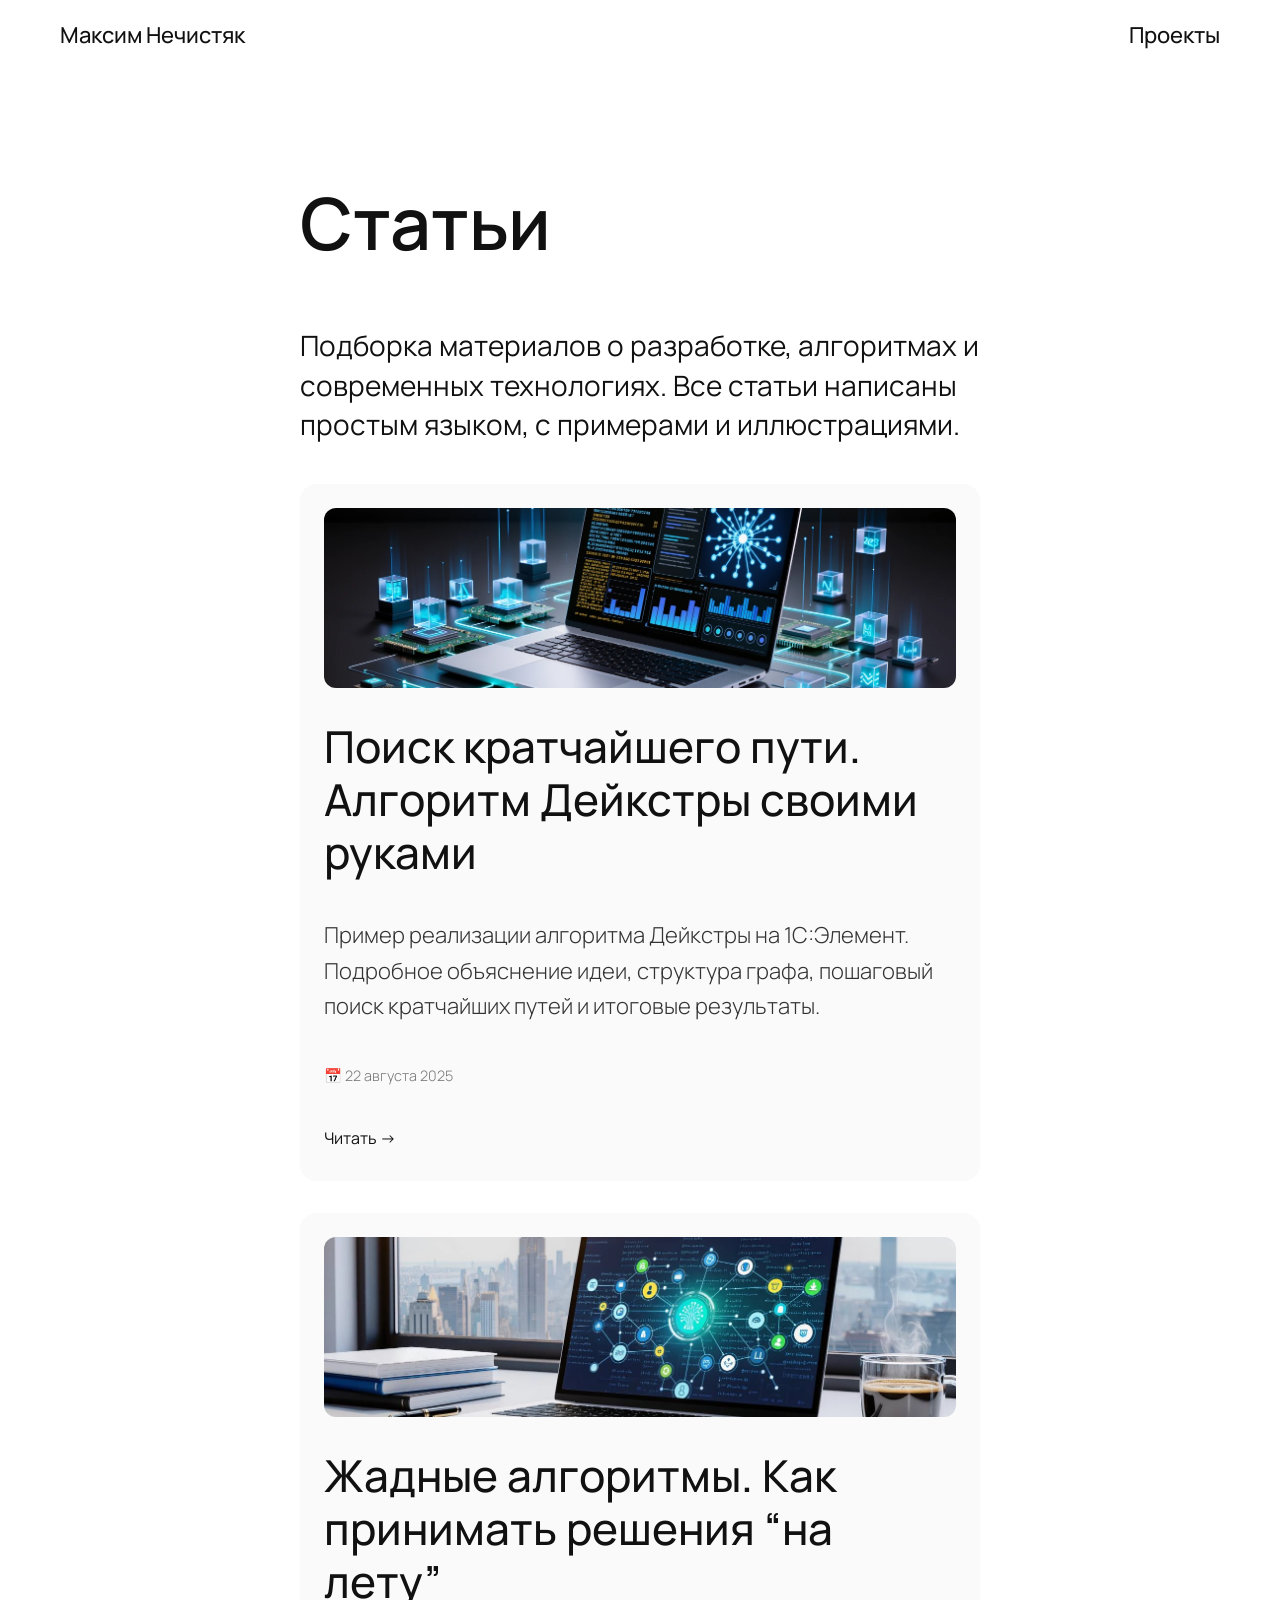
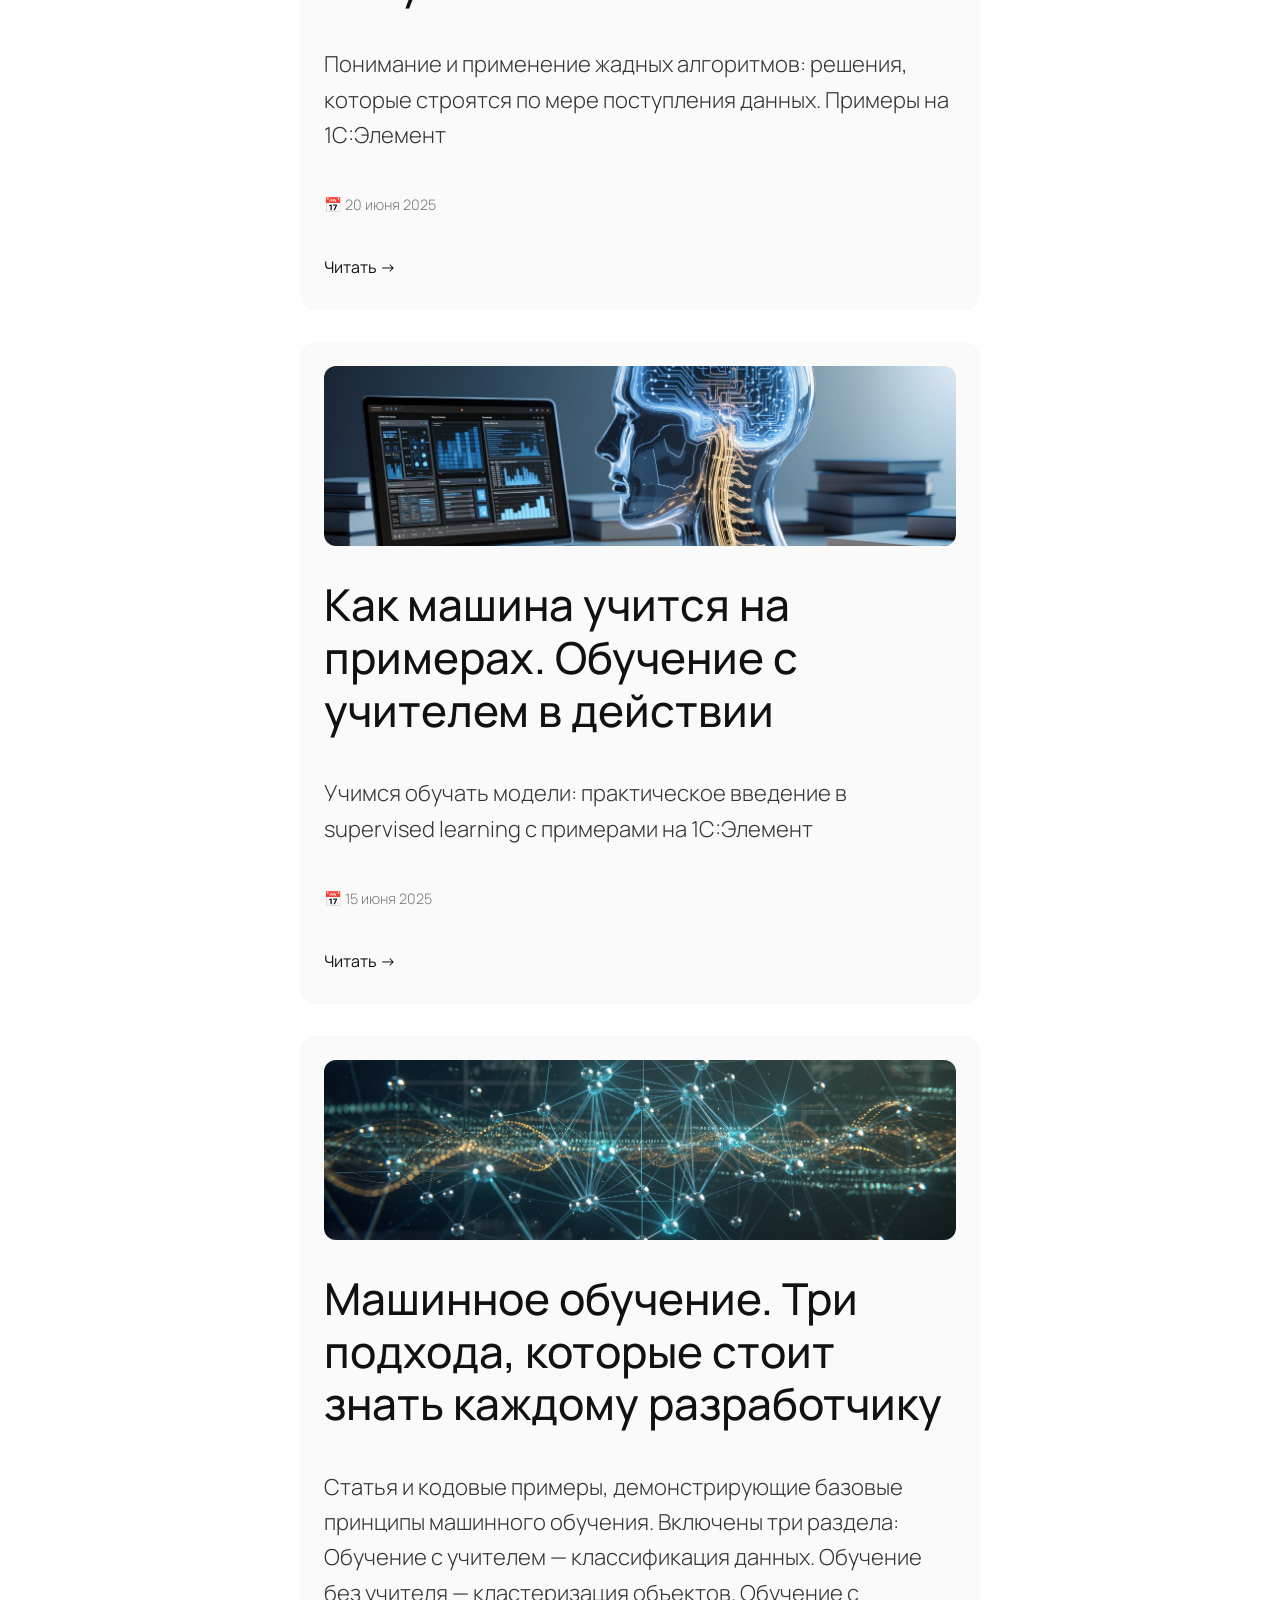
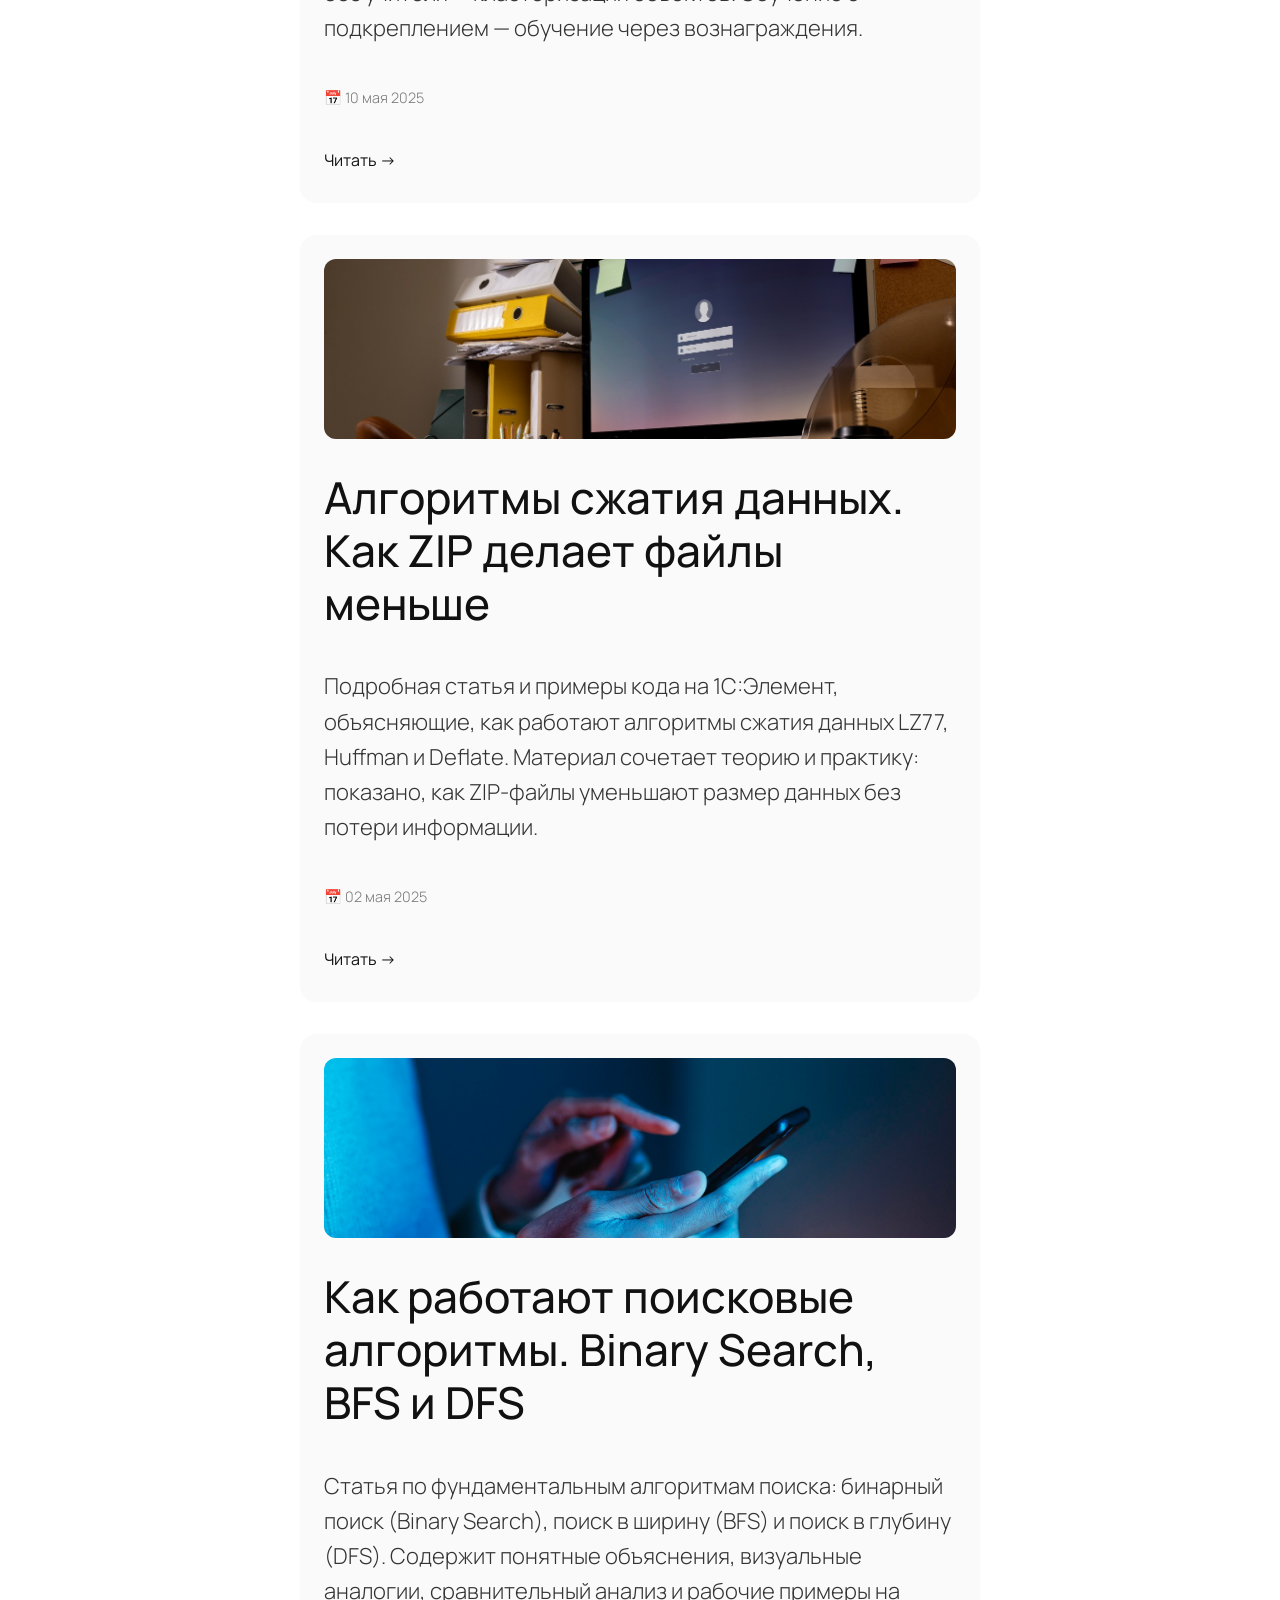
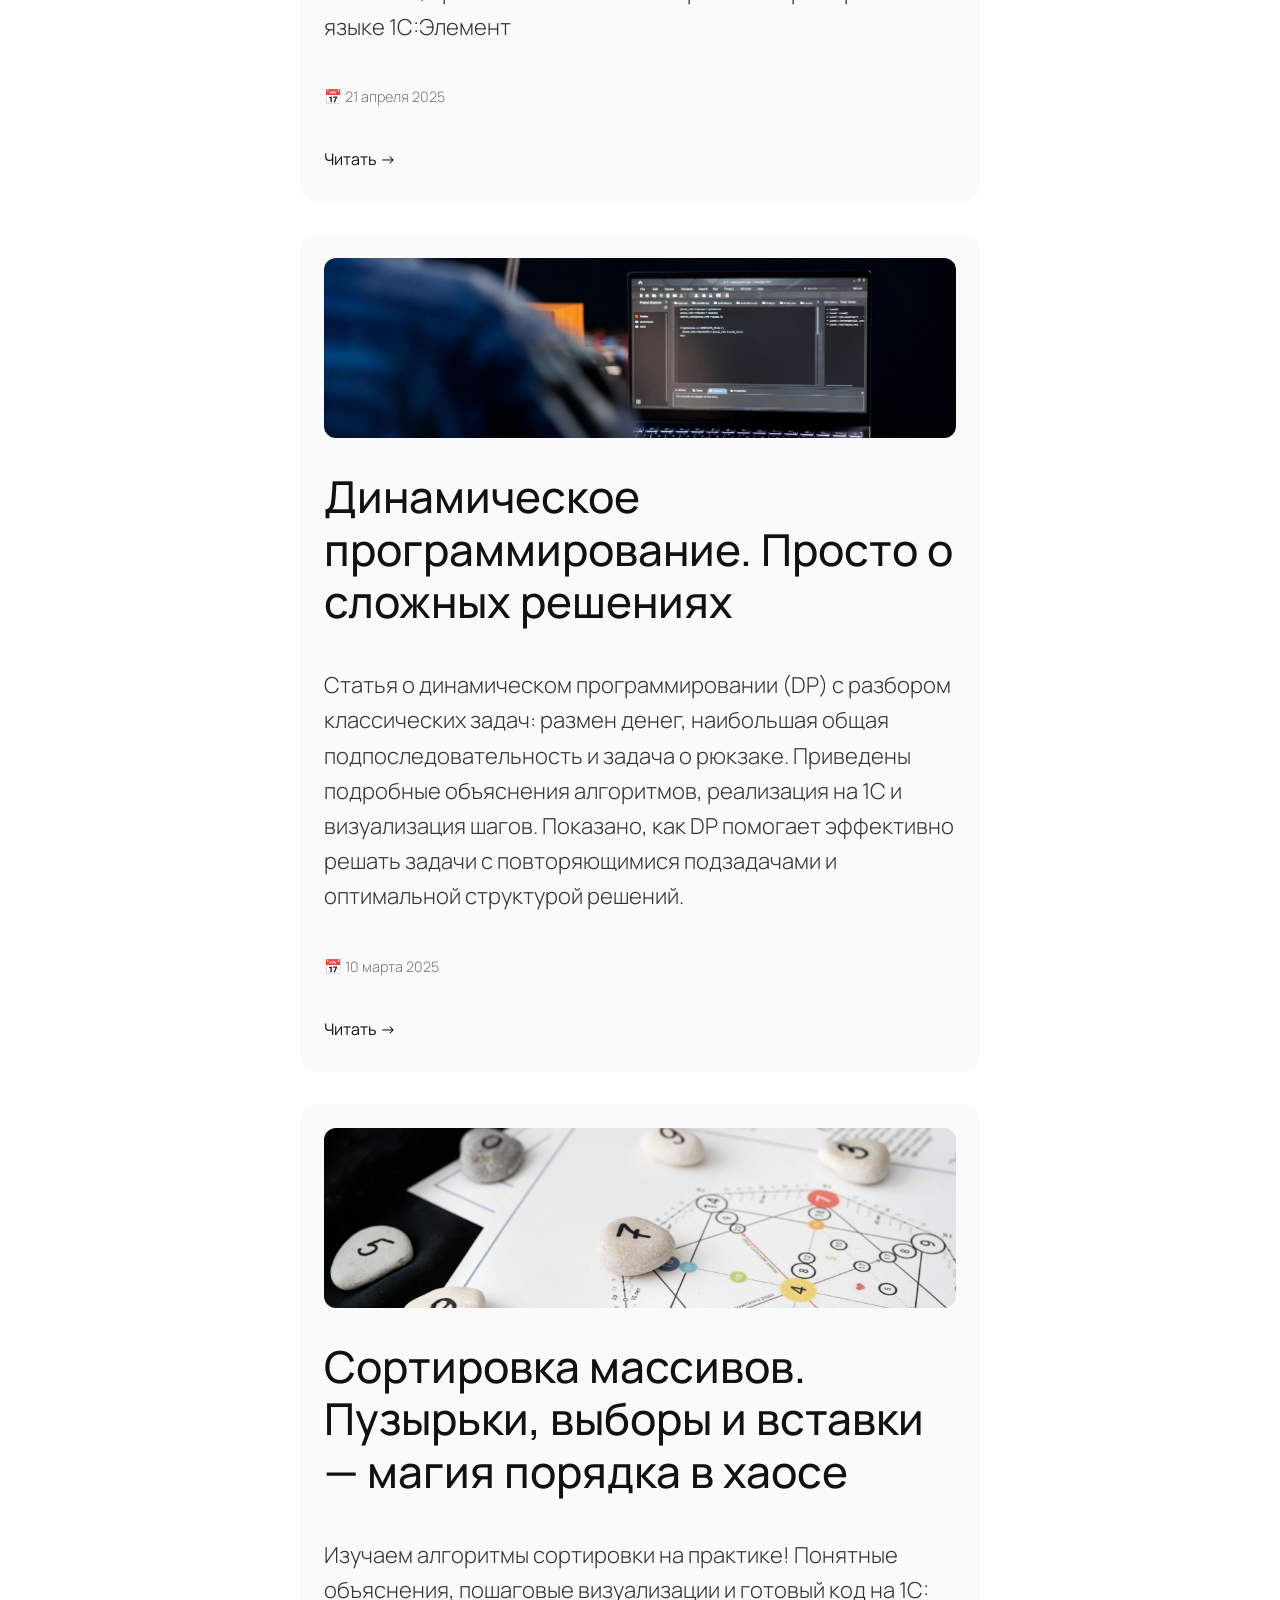
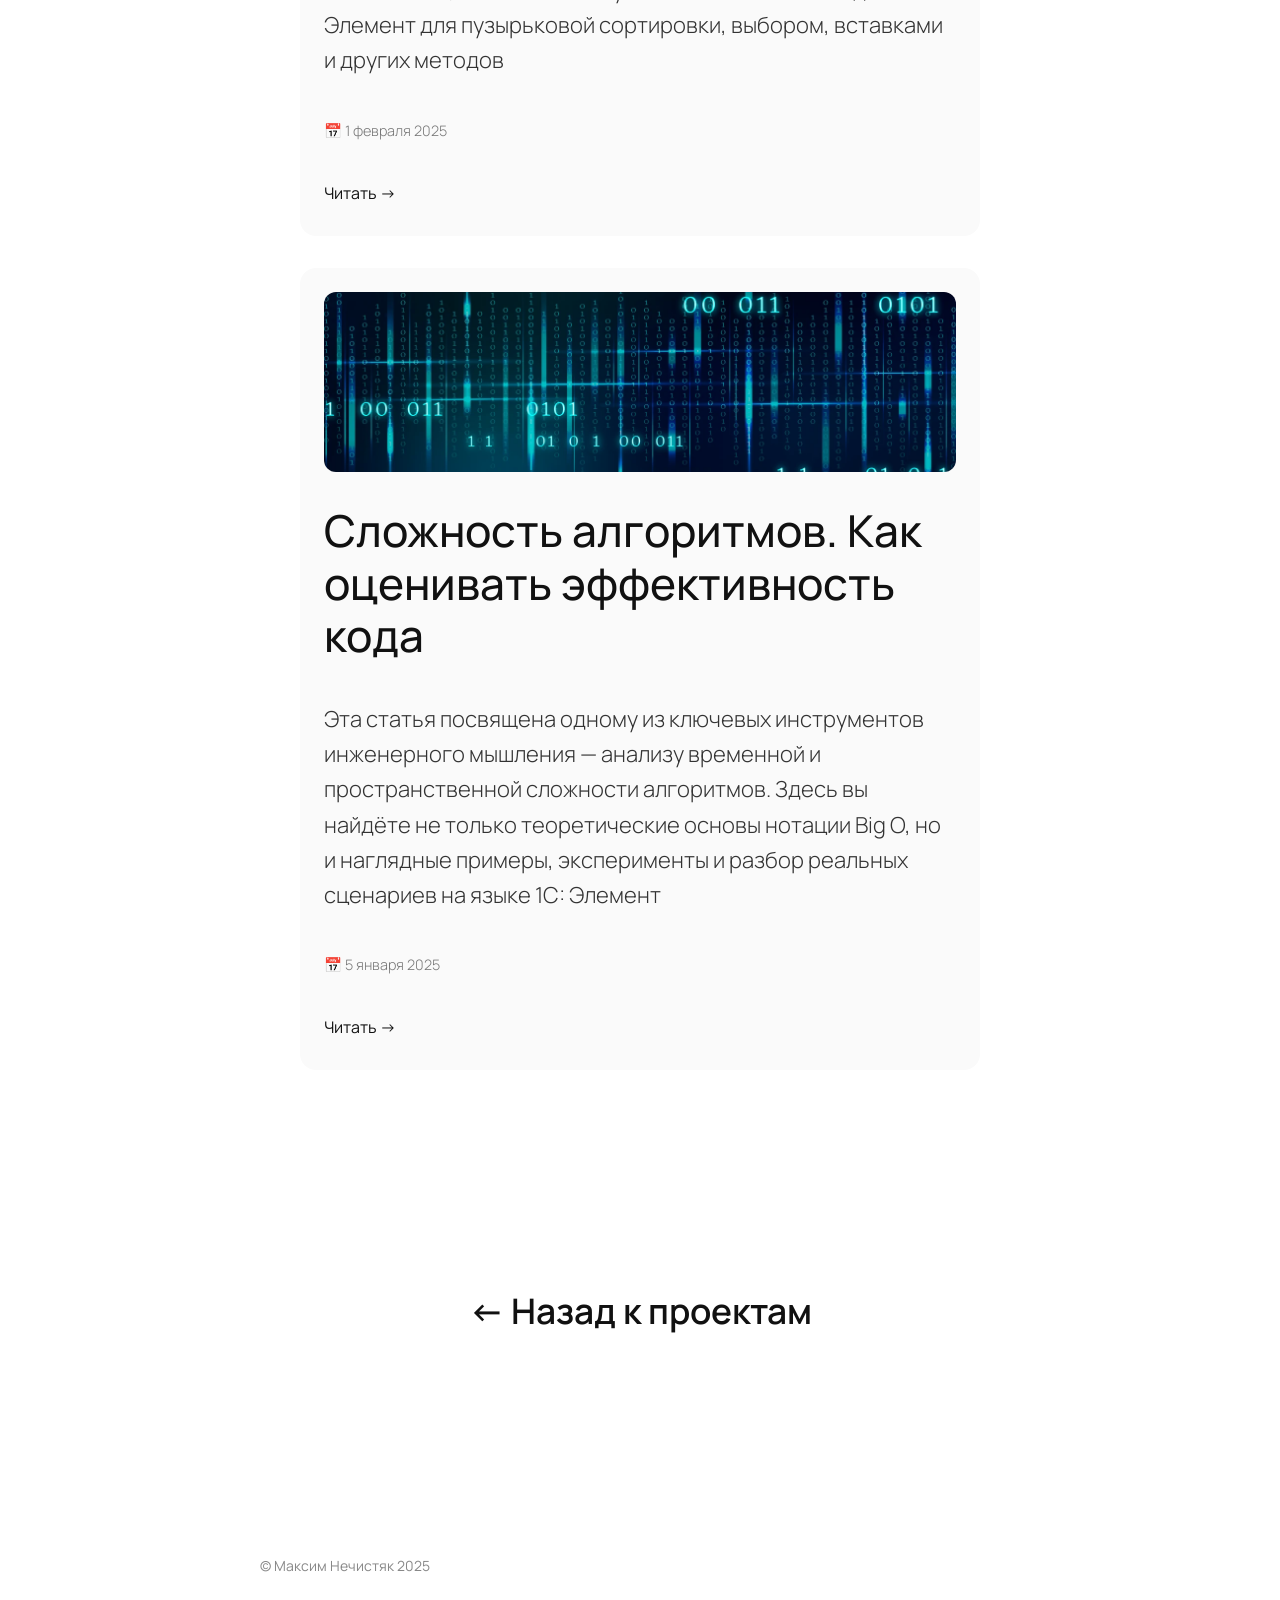
<file: articles.html>
<!DOCTYPE html>
<html lang="ru">
<head>
  <meta charset="UTF-8">
  <meta http-equiv="X-UA-Compatible" content="IE=edge, chrome=1">
  <meta name="viewport" content="width=device-width, initial-scale=1">

  <title>Статьи — Максим Нечистяк</title>
  <link rel="preconnect" href="https://fonts.googleapis.com">
  <link rel="preconnect" href="https://fonts.gstatic.com" crossorigin>
  <link href="https://fonts.googleapis.com/css2?family=Manrope:wght@400;500;600;700&display=swap" rel="stylesheet">

  <!-- Meta -->
  <meta name="title" content="Статьи Максима Нечистяка">
  <meta name="author" content="Максим Нечистяк">
  <meta name="description" content="Подборка статей о разработке, алгоритмах и технологиях.">
  <meta name="keywords" content="статьи, алгоритмы, программирование, образование, разработки">

  <!-- Open Graph -->
  <meta property="og:title" content="Статьи Максима Нечистяка">
  <meta property="og:description" content="Современные статьи о разработке, алгоритмах и технологиях.">
  <meta property="og:type" content="website">
  <meta property="og:image" content="assets/img/articles/cover.webp">
  <meta property="og:url" content="https://example.com/articles">
  <meta property="og:locale" content="ru_RU">

  <!-- Styles -->
  <link rel="stylesheet" href="assets/css/project.css">
  <link rel="stylesheet" href="assets/css/articles.css">
</head>

<body>
  <!-- Header -->
  <header class="header slide">
    <a href="index.html" class="logo">Максим Нечистяк</a>
    <nav>
      <a href="index.html">Проекты</a>
    </nav>
  </header>

  <!-- Articles Page -->
  <main class="work-page slide delay01">
    <div class="work-page-content">
      <h1>Статьи</h1>
      <h3 class="text">
        Подборка материалов о разработке, алгоритмах и современных технологиях.
        Все статьи написаны простым языком, с примерами и иллюстрациями.
      </h3>

      <section class="articles-list">
        <!-- Article 9 -->
        <article class="article-card">
          <img src="assets/img/articles/dijkstra-algorithm.webp" alt="Обложка статьи об алгоритмах">
          <div class="article-content">
            <h2>Поиск кратчайшего пути. Алгоритм Дейкстры своими руками</h2>
            <p>Пример реализации алгоритма Дейкстры на 1С:Элемент. Подробное объяснение идеи, структура графа, пошаговый поиск кратчайших путей и итоговые результаты.</p>
            <p class="article-meta">📅 22 августа 2025</p>
            <a href="https://github.com/nechistyakmaxim/dijkstra-algorithm" class="article-link">Читать →</a>
          </div>
        </article>
        <!-- Article 8 -->
        <article class="article-card">
          <img src="assets/img/articles/greedy-algorithms.webp" alt="Обложка статьи об алгоритмах">
          <div class="article-content">
            <h2>Жадные алгоритмы. Как принимать решения “на лету”</h2>
            <p>Понимание и применение жадных алгоритмов: решения, которые строятся по мере поступления данных. Примеры на 1С:Элемент</p>
            <p class="article-meta">📅 20 июня 2025</p>
            <a href="https://github.com/nechistyakmaxim/greedy-algorithms" class="article-link">Читать →</a>
          </div>
        </article>
        <!-- Article 7 -->
        <article class="article-card">
          <img src="assets/img/articles/machine-learning-supervised.jpg" alt="Обложка статьи об алгоритмах">
          <div class="article-content">
            <h2>Как машина учится на примерах. Обучение с учителем в действии</h2>
            <p>Учимся обучать модели: практическое введение в supervised learning с примерами на 1С:Элемент</p>
            <p class="article-meta">📅 15 июня 2025</p>
            <a href="https://github.com/nechistyakmaxim/machine-learning-supervised-basics" class="article-link">Читать →</a>
          </div>
        </article>
        <!-- Article 6 -->
        <article class="article-card">
          <img src="assets/img/articles/machine-learning.jpg" alt="Обложка статьи об алгоритмах">
          <div class="article-content">
            <h2>Машинное обучение. Три подхода, которые стоит знать каждому разработчику</h2>
            <p>Статья и кодовые примеры, демонстрирующие базовые принципы машинного обучения. Включены три раздела: Обучение с учителем — классификация данных. Обучение без учителя — кластеризация объектов. Обучение с подкреплением — обучение через вознаграждения.</p>
            <p class="article-meta">📅 10 мая 2025</p>
            <a href="https://github.com/nechistyakmaxim/machine-learning" class="article-link">Читать →</a>
          </div>
        </article>
        <!-- Article 5 -->
        <article class="article-card">
          <img src="assets/img/articles/compression.jpg" alt="Обложка статьи об алгоритмах">
          <div class="article-content">
            <h2>Алгоритмы сжатия данных. Как ZIP делает файлы меньше</h2>
            <p>Подробная статья и примеры кода на 1С:Элемент, объясняющие, как работают алгоритмы сжатия данных LZ77, Huffman и Deflate. Материал сочетает теорию и практику: показано, как ZIP-файлы уменьшают размер данных без потери информации.</p>
            <p class="article-meta">📅 02 мая 2025</p>
            <a href="https://github.com/nechistyakmaxim/data-compression-deflate-explained" class="article-link">Читать →</a>
          </div>
        </article>
        <!-- Article 4 -->
        <article class="article-card">
          <img src="assets/img/articles/search_algorithm.jpg" alt="Обложка статьи об алгоритмах">
          <div class="article-content">
            <h2>Как работают поисковые алгоритмы. Binary Search, BFS и DFS</h2>
            <p>Статья по фундаментальным алгоритмам поиска: бинарный поиск (Binary Search), поиск в ширину (BFS) и поиск в глубину (DFS). Содержит понятные объяснения, визуальные аналогии, сравнительный анализ и рабочие примеры на языке 1С:Элемент</p>
            <p class="article-meta">📅 21 апреля 2025</p>
            <a href="https://github.com/nechistyakmaxim/search-algorithms-explained" class="article-link">Читать →</a>
          </div>
        </article>
        <!-- Article 3 -->
        <article class="article-card">
          <img src="assets/img/articles/programming.webp" alt="Обложка статьи об алгоритмах">
          <div class="article-content">
            <h2>Динамическое программирование. Просто о сложных решениях</h2>
            <p>Статья о динамическом программировании (DP) с разбором классических задач: размен денег, наибольшая общая подпоследовательность и задача о рюкзаке. Приведены подробные объяснения алгоритмов, реализация на 1С и визуализация шагов. Показано, как DP помогает эффективно решать задачи с повторяющимися подзадачами и оптимальной структурой решений.</p>
            <p class="article-meta">📅 10 марта 2025</p>
            <a href="https://github.com/nechistyakmaxim/dynamic-programming" class="article-link">Читать →</a>
          </div>
        </article>
        <!-- Article 2 -->
        <article class="article-card">
          <img src="assets/img/articles/array-sort.webp" alt="Обложка статьи об алгоритмах">
          <div class="article-content">
            <h2>Сортировка массивов. Пузырьки, выборы и вставки — магия порядка в хаосе</h2>
            <p>Изучаем алгоритмы сортировки на практике! Понятные объяснения, пошаговые визуализации и готовый код на 1С: Элемент для пузырьковой сортировки, выбором, вставками и других методов</p>
            <p class="article-meta">📅 1 февраля 2025</p>
            <a href="https://github.com/nechistyakmaxim/Array-Sorting-Algorithms" class="article-link">Читать →</a>
          </div>
        </article>
        <!-- Article 1 -->
        <article class="article-card">
          <img src="assets/img/articles/algorithm-complexity.webp" alt="Обложка статьи об алгоритмах">
          <div class="article-content">
            <h2>Сложность алгоритмов. Как оценивать эффективность кода</h2>
            <p>Эта статья посвящена одному из ключевых инструментов инженерного мышления — анализу временной и пространственной сложности алгоритмов. Здесь вы найдёте не только теоретические основы нотации Big O, но и наглядные примеры, эксперименты и разбор реальных сценариев на языке 1С: Элемент</p>
            <p class="article-meta">📅 5 января 2025</p>
            <a href="https://github.com/nechistyakmaxim/algorithm-complexity-article-resources" class="article-link">Читать →</a>
          </div>
        </article>
      </section>
    </div>

    <div class="back-to-projects">
      <a href="index.html">← Назад к проектам</a>
    </div>
  </main>

  <footer class="slide delay02">© Максим Нечистяк 2025</footer>
</body>
</html>
</file>
<file: assets/css/project.css>
html, body, div, span, applet, object, iframe,
h1, h2, h3, h4, h5, h6, p, blockquote, pre,
a, abbr, acronym, address, big, cite, code,
del, dfn, em, img, ins, kbd, q, s, samp,
small, strike, strong, sub, sup, tt, var,
b, u, i, center,
dl, dt, dd, ol, ul, li,
fieldset, form, label, legend,
table, caption, tbody, tfoot, thead, tr, th, td,
article, aside, canvas, details, embed,
figure, figcaption, footer, header, hgroup,
menu, nav, output, ruby, section, summary,
time, mark, audio, video {
	margin: 0;
	padding: 0;
	border: 0;
	font-size: 100%;
	font-size: 16px; /* Base font size */
    font-family: 'Manrope', sans-serif;
}

a {
	cursor: pointer;
	text-decoration: none;
}

/* ------ Media ------ */
img {
	/*
    max-width: 100%;
    max-height: 100%;
	*/
	pointer-events: none !important;
	display: block;
	max-width: 100%;
	height: auto;
}
video {
	display: block;
	max-width: 100%;
	height: auto;
}
/* ------------ Animations ----------- */
.slide {
	-webkit-animation:slide .6s cubic-bezier(0.2, 0.6, 0.2, 1);
	-moz-animation:slide .6s cubic-bezier(0.2, 0.6, 0.2, 1);
	animation:slide .6s cubic-bezier(0.2, 0.6, 0.2, 1);
	-webkit-animation-fill-mode:backwards;
	-moz-animation-fill-mode:backwards;
	animation-fill-mode:backwards;
}
/* ------ Delays ------ */
.delay01 { -webkit-animation-delay: .4s; animation-delay: .4s;}
.delay02 { -webkit-animation-delay: .8s; animation-delay: .8s;}
.delay03 { -webkit-animation-delay: .9s; animation-delay: .9s;}

@-webkit-keyframes slide {
	0% {
    opacity: 0;
    -webkit-transform: translateY(10vh);
  }
	100% {
    opacity: 1;
    -webkit-transform: translateY(0%);
  }	
}

@keyframes slide {
	0% {
    opacity: 0;
    -webkit-transform: translateY(10vh);
  }
	100% {
    opacity: 1;
    -webkit-transform: translateY(0%);
  }	
}


/* ------------ Header ------------ */

.header {
    width: 100%;
    display: flex;
    justify-content: space-between;
    align-items: center;
    position: fixed;
    top: 0;
    z-index: 1000;
	box-sizing: border-box;

	max-width: 1200px;
	left:0;
    right:0;
    margin-left:auto;
    margin-right:auto;
	
	padding: 20px;
    background: rgba(255, 255, 255, 0.8); /* светлый полупрозрачный фон */
    border-radius: 8px; /* слегка скругленные углы (по желанию) */
}
.logo,
.header a {
	font-family: 'Manrope', sans-serif;
	color: #111111;
	font-weight: 500;
	font-size: 1.375rem;
}
.header a:hover {
	text-decoration: underline;
	cursor: pointer;
}

@media screen and (max-width: 767px) {
	.header {
		padding: 20px;
	}
	.logo,
	.header a {
		font-weight: 500;
		font-size: 1.125rem;
	}
}

/* ------------ Hero Home ------------ */

.hero {
	max-width: 1200px;
	margin: 0 auto;

	padding: 24vh 0 16vh 0;
}
h1 {
	font-size: 4.6vw;
	font-size: 4.5rem;
	line-height: 120%;
    font-family: 'Manrope', sans-serif;
	font-weight: 600;
	color: #111111;
}

@media screen and (max-width: 767px) {
	.hero {
		margin: 0 20px;
		max-width: 100%;
		padding: 16vh 0 8vh 0;
	}	
	h1 {
		font-size: 2.2rem;
		line-height: 120%;
		max-width: 100%;
	}
}

/* ------------ Homepage Work Section ------------ */

.grid {
	display: flex;
	flex-wrap: wrap;
	justify-content: space-between; 
	max-width: 1200px;
	margin: 0 auto;
}

.work-item {
	width: calc(50% - 60px);
	margin-bottom: 100px;
	text-align: center;
	box-sizing: border-box;
    display: inline-block;
}

.work-item:nth-child(2n-2) {
	position: relative;
	top: 200px;
	top: 300px; /* CHANGE THIS for V2 */
}

.work-item-image {
	border-radius: 24px;
	overflow: hidden;
	height: 640px;	
	transition: all .8s cubic-bezier(0.2, 0.6, 0.2, 1);
}

.work-item-image:hover {
	transform: scale(.95);
	transition: all .8s cubic-bezier(0.2, 0.6, 0.2, 1);
	cursor: pointer;
}

.work-item img {
	display: block;
	width: 100%;
	height: 100%;
 	object-fit: cover;
	transition: all .8s cubic-bezier(0.2, 0.6, 0.2, 1);
}

.work-item:hover img {
	transform: scale(1.1);
	transition: all .8s cubic-bezier(0.2, 0.6, 0.2, 1);
	cursor: pointer;
}
.work-item-info {
	text-align: center;
	margin-top: 24px;
}

.work-item-company {
	color: #111111;
    font-family: 'Manrope', sans-serif;
	font-weight: 500;
	font-size: 1.375rem;
	line-height: 160%;
	display: block;
	text-decoration: none;
}

.work-item-description {
	color: #666666;
    font-family: 'Manrope', sans-serif;
	font-weight: 300;
	font-size: 1.125rem;
	display: block;
	text-decoration: none;
}

@media screen and (max-width: 767px) {
	.grid {
		padding: 20px;
	}
	.work-item  {
	 	width: 100%;
		margin-bottom: 40px;
	}
	.work-item:nth-child(2n-2) {
		top: 0;
	}
	.work-item-image {
		height: 480px;
	}
	.work-item-info {
		margin-top: 12px;
	}
	.work-item-company {
		font-size: 1.125rem;
		font-weight: 600;
	}
	.work-item-description {
		font-size: 1rem;
		font-weight: 400;
	}
  }



/* ------------ Homepage About Section ------------ */

.about-me {
    margin: 0px auto;
	max-width: 45vw;
    max-width: 760px;
    padding: 20vw 0 12vw 0; 
	padding: 10vw 0 12vw 0; /* CHANGE THIS for V2 */
}
p {
	line-height: 160%;
    font-family: 'Manrope', sans-serif;
	color: #111111;
	color: #333333;
	font-weight: 300;
	font-size: 1.375rem;
	
}
.description a {
	color: #111111;
    font-family: 'Manrope', sans-serif;
	font-weight: 500;
	font-size: 1.375rem;
	padding-top: 30px;
	display: block;
}
.description a:hover {
	text-decoration: underline;
	cursor: pointer;
}
.contact {
	margin-top: 12vw;;
}
p span {
	line-height: 160%;
    font-family: 'Manrope', sans-serif;
	color: #666666;
	font-weight: 300;
	font-size: inherit;
}
.email {
	color: #111;
	font-weight: 600;
	font-size: 2.1vw;
	cursor: pointer;
}


@media screen and (max-width: 767px) {
	.about-me {
		max-width: 100%;
		margin: 0px 20px;
		padding: 20vh 0;
	}
	p {
		font-weight: 400;
		font-size: 1.125rem;
	}
	.description a {
		font-weight: 600;
		font-size: 1.125rem;
		padding-top: 20px;
	}
	.contact {
		margin-top: 15vh;;
	}
	.email {
		font-size: 6vw;
	}
}

/* ------------ Footer ------------ */

footer {
	max-width: 760px;
    margin: 0 auto;
    font-family: 'Manrope', sans-serif;
	color: #888888;
	font-weight: 400;
	font-size: 0.875rem;
	padding: 40px;
}

@media screen and (max-width: 767px) {
	footer {
		max-width: 100%;
		padding: 20px;
	}
}

/* ------------ About Page ------------ */

.about-page {
	padding: 16vh 0;
}
.about {
	margin: 0 auto;
	box-sizing: border-box;
	max-width: 780px;
	padding: 4vh 0;

}
.about .text {
	margin-bottom: 40px;
}
.photo-maxim {
	margin: 0 auto;
	width: 100%;
    max-width: 980px;
	max-width: 1200px;
}
h2 {
	color: #111111;
    font-family: 'Manrope', sans-serif;
	font-weight: 500;
	font-size: 2.75rem;
	line-height: 120%;
	margin: 60px 0 40px 0;
}
h4 {
	color: #111111;
    font-family: 'Manrope', sans-serif;
	font-weight: 500;
	font-size: 2rem;
	line-height: 140%;
	margin: 80px 0 20px 0;
}
.multi-row-grid {
	display: grid;
    grid-template-columns: repeat(2, 1fr);
}
.multi-row {
	margin-bottom: 40px;
	margin-right: 20px;
	display: flex;
    flex-direction: column;
}
p.title {
	color: #111111;
	font-weight: 400;
}
p.entity {
	font-size: 1.1rem;
	line-height: 160%;
}
p.years {
	color: #666666;
	font-size: 1rem;
	font-weight: 300;
	line-height: 160%;
}
.contact-options {
	margin-top: 40px;
}
.contact-options a {
	line-height: 160%;
    font-family: 'Manrope', sans-serif;
	color: #111111;
	font-weight: 400;
	font-size: 1.375rem;
}
.contact-options a:hover {
	text-decoration: underline;
	cursor: pointer;
}


@media screen and (min-width: 768px) and (max-width: 1199px) {
	.about {
		max-width: 70vw;
	}
	.photo-maxim {
		width: 80vw;
	}
}

@media screen and (max-width: 767px) {
	.about-page {
		padding: 12vh 0;
	}
	.about {
		margin: 0 20px;
		max-width: 100%;
	}
	.about .text {
		margin-bottom: 20px;
	}
	.photo-dejan {
		width: 100%;
		display: block;
		padding: 0 20px;
		box-sizing: border-box;
		height: 360px;
		object-fit: cover;
	}
	h2 {
		font-weight: 600;
		font-size: 2rem;
		margin: 40px 0 20px 0;
	}
	h4 {
		font-weight: 600;
		font-size: 1.5rem;
		margin: 40px 0 20px 0;
	}
	.multi-row-grid {
		grid-template-columns: repeat(1, 1fr);
	}
	p.title {
		font-weight: 500;
	}
	p.years {
		font-weight: 400;
	}
	.contact-options a {
		font-size: 1.125rem;
		font-weight: 500;
	}
}




/* ------------ Case studies ------------ */


.work-page {
	padding: 16vh 0;
}
.work-page-content {
	margin: 0 auto;
	box-sizing: border-box;
	max-width: 780px;
	max-width: 680px;
	padding: 12vh 0;
	padding: 4vh 0;

}
.work-page-content p {
	margin-bottom: 40px;
}

.work-page-content a {
	color: #111111;
    font-family: 'Manrope', sans-serif;
	font-weight: 400;
	font-size: inherit;
	display: block;
	text-decoration: none;
	margin-bottom: 8px;
}

.work-page-content a:hover {
	text-decoration: underline;
	cursor: pointer;
}

.work-page-image {
	margin: 20px auto;
	width: 100%;
    max-width: 1200px;
}

.work-page-image-two {
	display: flex;
	flex-wrap: wrap;
	justify-content: space-between;
    max-width: 1200px;
	margin: 0 auto;
}

.work-page-image-two img {
	width: calc(50% - 10px);
}


h3 {
	color: #111111;
    font-family: 'Manrope', sans-serif;
	font-weight: 400;
	font-size: 2rem;
	font-size: 1.75rem;
	line-height: 140%;
	margin: 60px 0 40px 0;
}

.iphone {
	width: 100%;
	text-align: center;
	overflow: hidden;
}

.iphone img {
	max-height: 50vw;
	width: auto;
	display: inline-block; 
	vertical-align: middle;
}

video {
	width: 100%;
	max-width: 1200px;
	margin: 20px auto;
	height: auto;
}


/* iphone12 video container */
.video-iphone {
	max-width: 1200px;
	margin: 0 auto;
	padding: 120px 0;
	background: #F2F2F2;
}

.video-iphone-inner {
	display: flex;
    justify-content: center;
    align-items: center; 
    position: relative;
	height: 70vh;
}

.device-iphone12 {
    background-image: url(../img/iphone12/iphone12.png);
    background-repeat: no-repeat;
    background-size: contain;
    background-position: center;
    height: 100%;
    width: 100%;
    position: absolute;
    z-index: 1;
}
.video-iphone video {
    position: relative;
    z-index: 2;
	width: auto;
	height: 67vh;
    border-radius: 4vh;
	overflow: hidden;
}



/* iphone6 video container */

.video-iphone-6 {
	max-width: 1200px;
	margin: 20px auto;
	padding: 120px 0;
	background: #F2F2F2;
}

.video-iphone-6-inner {
	display: flex;
    justify-content: center;
    align-items: center; 
    position: relative;
	height: 70vh;
}

.device-iphone6 {
    background-image: url(../img/iphone6/devices-iphone-6.png);
    background-repeat: no-repeat;
    background-size: contain;
    background-position: center;
    height: 100%;
    width: 100%;
    position: absolute;
    z-index: 1;
}
.video-iphone-6 video {
    position: relative;
    z-index: 2;
	width: auto;
	height: 51vh;
	overflow: hidden;
}




/*  video container */
.video-frame {
	max-width: 1200px;
	margin: 20px auto;
	padding: 120px 0;
	background: #DEDEDE;

	display: flex;
    justify-content: center;
    align-items: center; 
    position: relative;
}

.video-frame video {
    position: relative;
    z-index: 2;
	width: auto;
	height: 70vh;
	overflow: hidden;
}


/*  back to projects */

.back-to-projects {
	margin: 20vh auto 4vh auto;
	max-width: 1200px;
	text-align: center;
}


.back-to-projects a {
	text-align: center;
	font-family: 'Manrope', sans-serif;
	color: #111111;
	font-weight: 600;
	font-size: 2.2rem;
	line-height: 140%;
	cursor: pointer;
}

.back-to-projects a:hover {
	text-decoration: underline;
	cursor: pointer;
}


@media screen and (max-width: 767px) {
	.work-page {
		padding: 12vh 20px;
	}
	.work-page-image {
		margin: 10px auto;
	}
	.work-page-image-two img {
		width: 100%;
	}
	.work-page-image-two img:first-child {
		margin-bottom: 20px;
	}
	.work-page-content {
		max-width: 100%;
		padding: 12vh 0 2vh 0;
	}
	.work-page-content a {
		font-weight: 600;
	}
	.video-frame {
		margin: 10px auto;
		padding: 60px 0;
	}
	.video-iphone {
		padding: 60px 0;
	}
	video {
		margin: 10px 0;
	}
	.iphone img {
		max-height: 120vw;
	}
	h3 {
		font-weight: 500;
		font-size: 1.5rem;
		font-size: 1.375rem;
		margin: 40px 0;
	}
	.back-to-projects a {
		font-size: 1.5rem;
	}

}

/* ------ Experience Lists ------ */
.about ul {
  margin: 20px 0 30px 0;
  padding-left: 0;
  list-style: none; /* убираем стандартные точки */
}

.about ul li {
  position: relative;
  margin: 0 0 12px 0;
  padding-left: 28px;
  line-height: 1.6;
  font-size: 1.05rem;
  color: #333;
  font-weight: 300;
}

/* кастомный маркер */
.about ul li::before {
  content: "";
  position: absolute;
  left: 0;
  top: 10px;
  width: 8px;
  height: 8px;
  border-radius: 50%;
  background: linear-gradient(135deg, #111 0%, #555 100%);
  opacity: 0.8;
}

/* плавное появление при скролле */
.about ul li {
  opacity: 0;
  transform: translateY(12px);
  animation: fadeInList 0.6s ease forwards;
}
.about ul li:nth-child(1) { animation-delay: .1s; }
.about ul li:nth-child(2) { animation-delay: .2s; }
.about ul li:nth-child(3) { animation-delay: .3s; }
.about ul li:nth-child(4) { animation-delay: .4s; }
.about ul li:nth-child(5) { animation-delay: .5s; }
.about ul li:nth-child(6) { animation-delay: .6s; }

@keyframes fadeInList {
  to {
    opacity: 1;
    transform: translateY(0);
  }
}

/* ------ Links inside lists ------ */
.about ul li a {
  color: #111;
  font-weight: 500;
  transition: color .2s ease;
}
.about ul li a:hover {
  color: #0077ff; /* стильный акцент при наведении */
  text-decoration: underline;
}
</file>
<file: assets/css/articles.css>
.articles-list {
  display: grid;
  gap: 2rem;
}

.article-card {
  display: flex;
  flex-direction: column; /* Меняем направление на вертикальное */
  gap: 1rem; /* Можно немного уменьшить, чтобы выглядело аккуратно */
  background: #fafafa;
  border-radius: 16px;
  padding: 1.5rem;
  transition: 0.2s;
}

.article-card:hover {
  transform: translateY(-4px);
  background: #fff;
  box-shadow: 0 4px 12px rgba(0,0,0,0.05);
}

.article-card img {
  width: 100%; /* Картинка растягивается на ширину карточки */
  height: 180px; /* Можно подкорректировать высоту */
  object-fit: cover;
  border-radius: 12px;
}

.article-content h2 {
  margin-top: 1rem; /* Немного отступа от картинки */
}

.article-meta {
  font-size: 0.9em;
  color: #777;
  margin-top: 0.3em;
}

.article-link {
  text-decoration: none;
  font-weight: 600;
  color: #0078ff;
}
</file>
